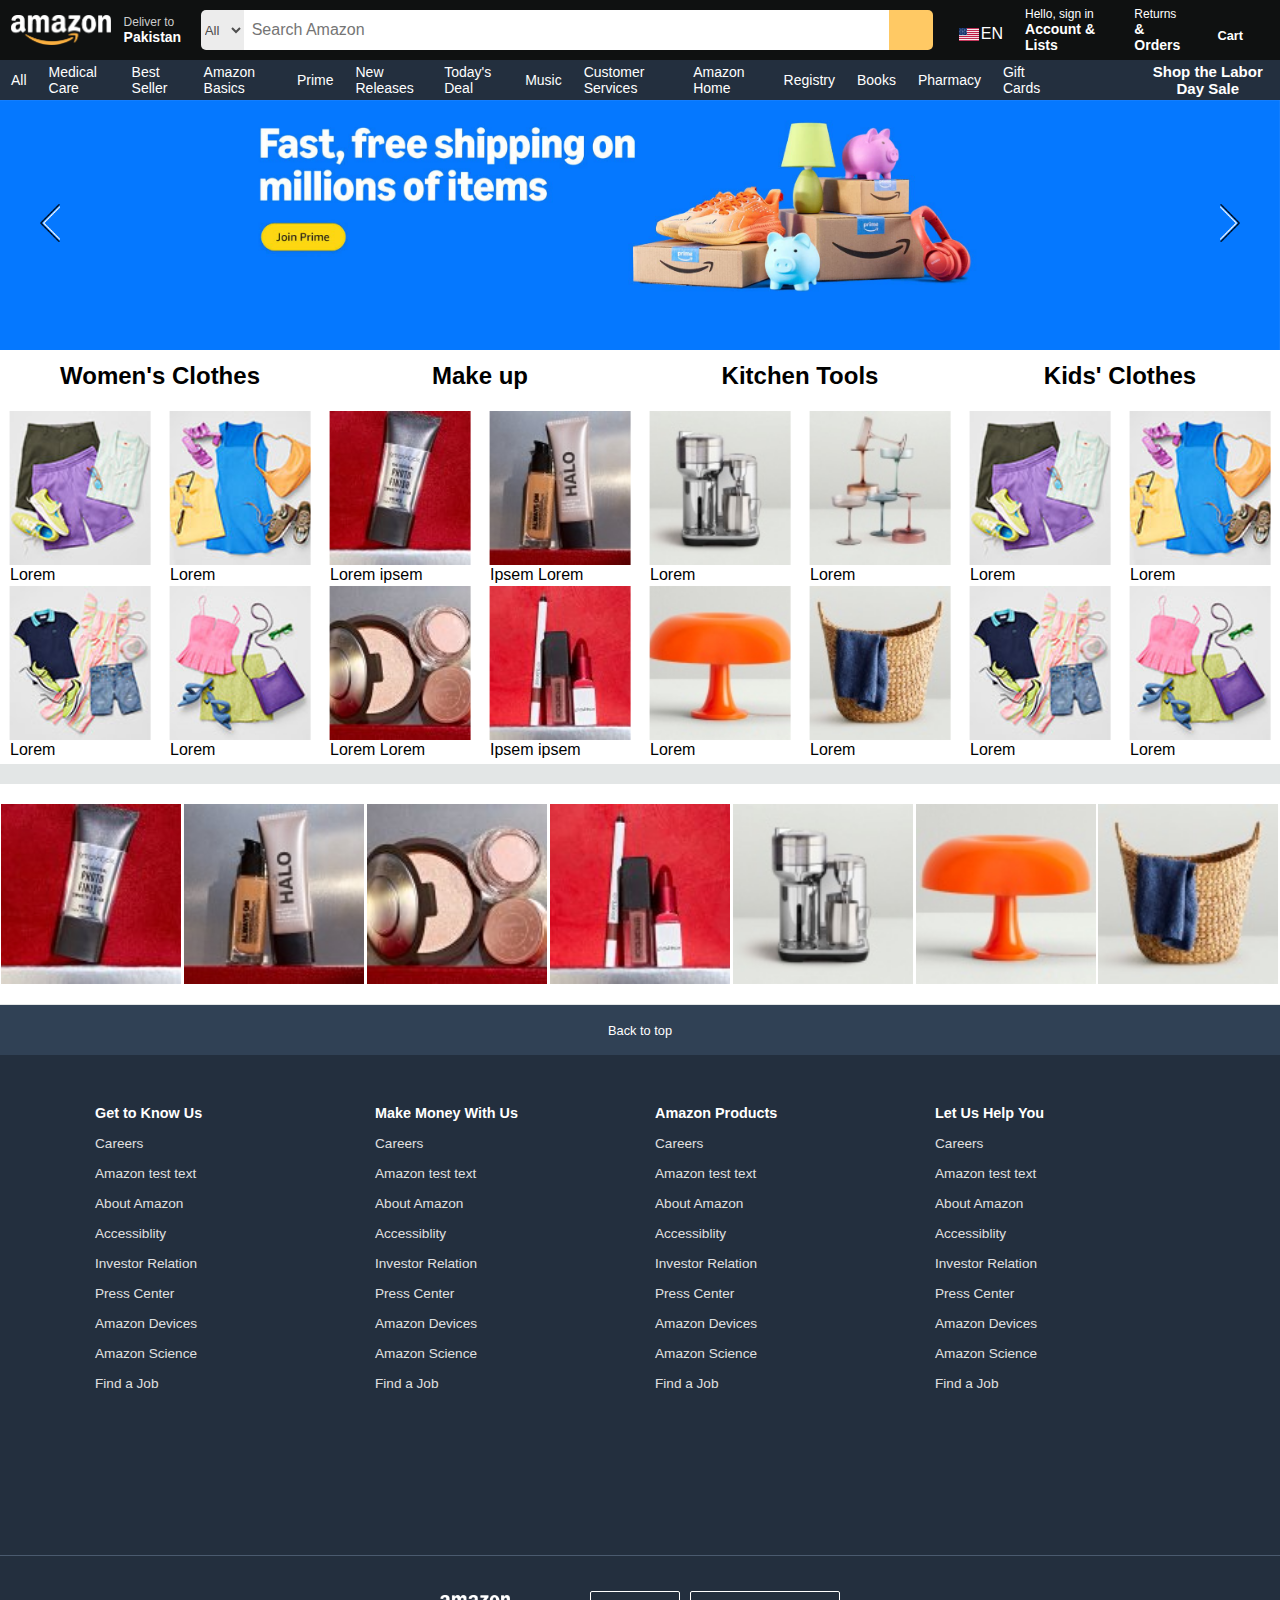
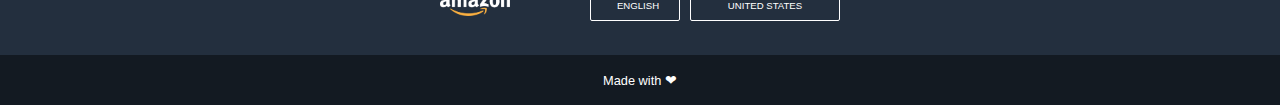
<file: Amazon-Clone/index.html>
<!DOCTYPE html>
<html lang="en">

<head>
    <meta charset="UTF-8">
    <meta name="viewport" content="width=device-width, initial-scale=1.0">
    <title>Amazon</title>
    <link rel="icon" type="image/x-icon" href="https://upload.wikimedia.org/wikipedia/commons/d/de/Amazon_icon.png">
    <link rel="preconnect" href="https://fonts.googleapis.com">
    <link rel="preconnect" href="https://fonts.gstatic.com" crossorigin>
    <link
        href="https://fonts.googleapis.com/css2?family=Roboto:ital,wght@0,100;0,300;0,400;0,500;0,700;0,900;1,100;1,300;1,400;1,500;1,700;1,900&display=swap"
        rel="stylesheet">
    <link rel="stylesheet" href="https://cdnjs.cloudflare.com/ajax/libs/font-awesome/6.6.0/css/all.min.css"
        integrity="sha512-Kc323vGBEqzTmouAECnVceyQqyqdsSiqLQISBL29aUW4U/M7pSPA/gEUZQqv1cwx4OnYxTxve5UMg5GT6L4JJg=="
        crossorigin="anonymous" referrerpolicy="no-referrer" />
    <link rel="stylesheet" href="style.css">
</head>

<body>
    <header>
        <div class="navbar">
            <div class="nav-logo border">
                <img src="images/logo.png" alt="logo">
            </div>
            <div class="nav-address border">
                <div>
                    <i class="fas fa-location-dot"></i>
                </div>
                <div>
                    <p id="p1">Deliver to</p>
                    <p id="p2">Pakistan</p>
                </div>
            </div>

            <div class="nav-search">
                <select name="" id="">
                    <option value="">All</option>
                    <option value=""></option>
                </select>

                <input type="text" placeholder="Search Amazon">
                <button id="searchBtn"><i class="fas fa-magnifying-glass"></i></button>
            </div>
            <div class="nav-lan border">
                <img src="images/americaFlag.png" alt="flag">
                <p>EN</p>
            </div>

            <div class="nav-account border">
                <p id="p1">Hello, sign in</p>
                <p id="p2">Account & Lists</p>
            </div>

            <div class="nav-order border">
                <p id="p1">Returns</p>
                <p id="p2">& Orders</p>
            </div>

            <div class="nav-cart border">
                <i class="fas fa-cart-arrow-down"></i>
                <p id="p1">Cart</p>
            </div>
        </div>
    </header>

    <div class="strip">
        <p class="border">All</p>
        <p class="border">Medical Care</p>
        <p class="border">Best Seller</p>
        <p class="border">Amazon Basics</p>
        <p class="border">Prime</p>
        <p class="border">New Releases</p>
        <p class="border">Today's Deal</p>
        <p class="border">Music</p>
        <p class="border">Customer Services</p>
        <p class="border">Amazon Home</p>
        <p class="border">Registry</p>
        <p class="border">Books</p>
        <p class="border">Pharmacy</p>
        <p class="border">Gift Cards</p>

        <div class="strip-btn border">
            <button>Shop the Labor Day Sale</button>
        </div>

    </div>

    <div class="page1">
        <div class="joinPrime">
            <div class="arrows"><img src="images/leftarrow.png" alt="arrow"></div>
            <div class="arrows"><img src="images/rightarrow.png" alt="arrow"></div>
        </div>
        <div class="cards">
            <div class="cardsnum">
                <div class="card-title">
                    <h2>Women's Clothes</h2>
                </div>
                <div class="card-main">
                    <div class="up">
                        <div class="card-img">
                            <div class="img-box"></div>
                            <p>Lorem</p>
                        </div>
                        <div class="card-img">
                            <div class="img-box" id="i2"></div>
                            <p>Lorem</p>
                        </div>
                    </div>
                    <div class="down">
                        <div class="card-img">
                            <div class="img-box" id="i3"></div>
                            <p>Lorem</p>
                        </div>
                        <div class="card-img">
                            <div class="img-box" id="i4"></div>
                            <p>Lorem</p>
                        </div>
                    </div>
                </div>
            </div>
            <div class="cardsnum">
                <div class="card-title">
                    <h2>Make up</h2>
                </div>
                <div class="card-main">
                    <div class="up">
                        <div class="card-img">
                            <div class="img-box" id="b1"></div>
                            <p>Lorem ipsem</p>
                        </div>
                        <div class="card-img">
                            <div class="img-box" id="b2"></div>
                            <p>Ipsem Lorem</p>
                        </div>
                    </div>
                    <div class="down">
                        <div class="card-img">
                            <div class="img-box" id="b3"></div>
                            <p>Lorem Lorem</p>
                        </div>
                        <div class="card-img">
                            <div class="img-box" id="b4"></div>
                            <p>Ipsem ipsem</p>
                        </div>
                    </div>
                </div>
            </div>
            <div class="cardsnum">
                <div class="card-title">
                    <h2>Kitchen Tools</h2>
                </div>
                <div class="card-main">
                    <div class="up">
                        <div class="card-img">
                            <div class="img-box" id="c1"></div>
                            <p>Lorem</p>
                        </div>
                        <div class="card-img">
                            <div class="img-box" id="c2"></div>
                            <p>Lorem</p>
                        </div>
                    </div>
                    <div class="down">
                        <div class="card-img">
                            <div class="img-box" id="c3"></div>
                            <p>Lorem</p>
                        </div>
                        <div class="card-img">
                            <div class="img-box" id="c4"></div>
                            <p>Lorem</p>
                        </div>
                    </div>
                </div>
            </div>
            <div class="cardsnum">
                <div class="card-title">
                    <h2>Kids' Clothes</h2>
                </div>
                <div class="card-main">
                    <div class="up">
                        <div class="card-img">
                            <div class="img-box"></div>
                            <p>Lorem</p>
                        </div>
                        <div class="card-img">
                            <div class="img-box" id="i2"></div>
                            <p>Lorem</p>
                        </div>
                    </div>
                    <div class="down">
                        <div class="card-img">
                            <div class="img-box" id="i3"></div>
                            <p>Lorem</p>
                        </div>
                        <div class="card-img">
                            <div class="img-box" id="i4"></div>
                            <p>Lorem</p>
                        </div>
                    </div>
                </div>
            </div>
        </div>

       <!-- Card Slider -->

       <div class="card-slider">
        <div class="slide-box" id="s1"></div>
        <div class="slide-box" id="s2"></div>
        <div class="slide-box" id="s3"></div>
        <div class="slide-box" id="s4"></div>
        <div class="slide-box" id="s5"></div>
        <div class="slide-box" id="s6"></div>
        <div class="slide-box" id="s7"></div>
       </div>
    </div>

    <div id="return">
        <p>Back to top</p>
    </div>

    <div class="last-page">

        <div class="footer-links">
            <h3 class="title">Get to Know Us</h3>
            <p class="linkss">Careers</p>
            <p class="linkss">Amazon test text</p>
            <p class="linkss">About Amazon</p>
            <p class="linkss">Accessiblity</p>
            <p class="linkss">Investor Relation</p>
            <p class="linkss">Press Center</p>
            <p class="linkss">Amazon Devices</p>
            <p class="linkss">Amazon Science</p>
            <p class="linkss">Find a Job</p>
        </div>
        <div class="spacer"></div>
        <div class="footer-links">
            <h3 class="title">Make Money With Us</h3>
            <p class="linkss">Careers</p>
            <p class="linkss">Amazon test text</p>
            <p class="linkss">About Amazon</p>
            <p class="linkss">Accessiblity</p>
            <p class="linkss">Investor Relation</p>
            <p class="linkss">Press Center</p>
            <p class="linkss">Amazon Devices</p>
            <p class="linkss">Amazon Science</p>
            <p class="linkss">Find a Job</p>
        </div>
        <div class="spacer"></div>
        <div class="footer-links">
            <h3 class="title">Amazon Products</h3>
            <p class="linkss">Careers</p>
            <p class="linkss">Amazon test text</p>
            <p class="linkss">About Amazon</p>
            <p class="linkss">Accessiblity</p>
            <p class="linkss">Investor Relation</p>
            <p class="linkss">Press Center</p>
            <p class="linkss">Amazon Devices</p>
            <p class="linkss">Amazon Science</p>
            <p class="linkss">Find a Job</p>
        </div>
        <div class="spacer"></div>
        <div class="footer-links">
            <h3 class="title">Let Us Help You</h3>
            <p class="linkss">Careers</p>
            <p class="linkss">Amazon test text</p>
            <p class="linkss">About Amazon</p>
            <p class="linkss">Accessiblity</p>
            <p class="linkss">Investor Relation</p>
            <p class="linkss">Press Center</p>
            <p class="linkss">Amazon Devices</p>
            <p class="linkss">Amazon Science</p>
            <p class="linkss">Find a Job</p>
        </div>

    </div>

    <div id="footer1">
        <div id="footer-logo">
            <img src="images/logo.png" alt="">
        </div>
        <div id="button1"> <i class="fas fa-globe"></i> ENGLISH</div>
        <div id="button2">UNITED STATES</div>
    </div>


    <div class="footer">
        <p>Made with <span>❤</span> </p>
    </div>
</body>

</html>
</file>
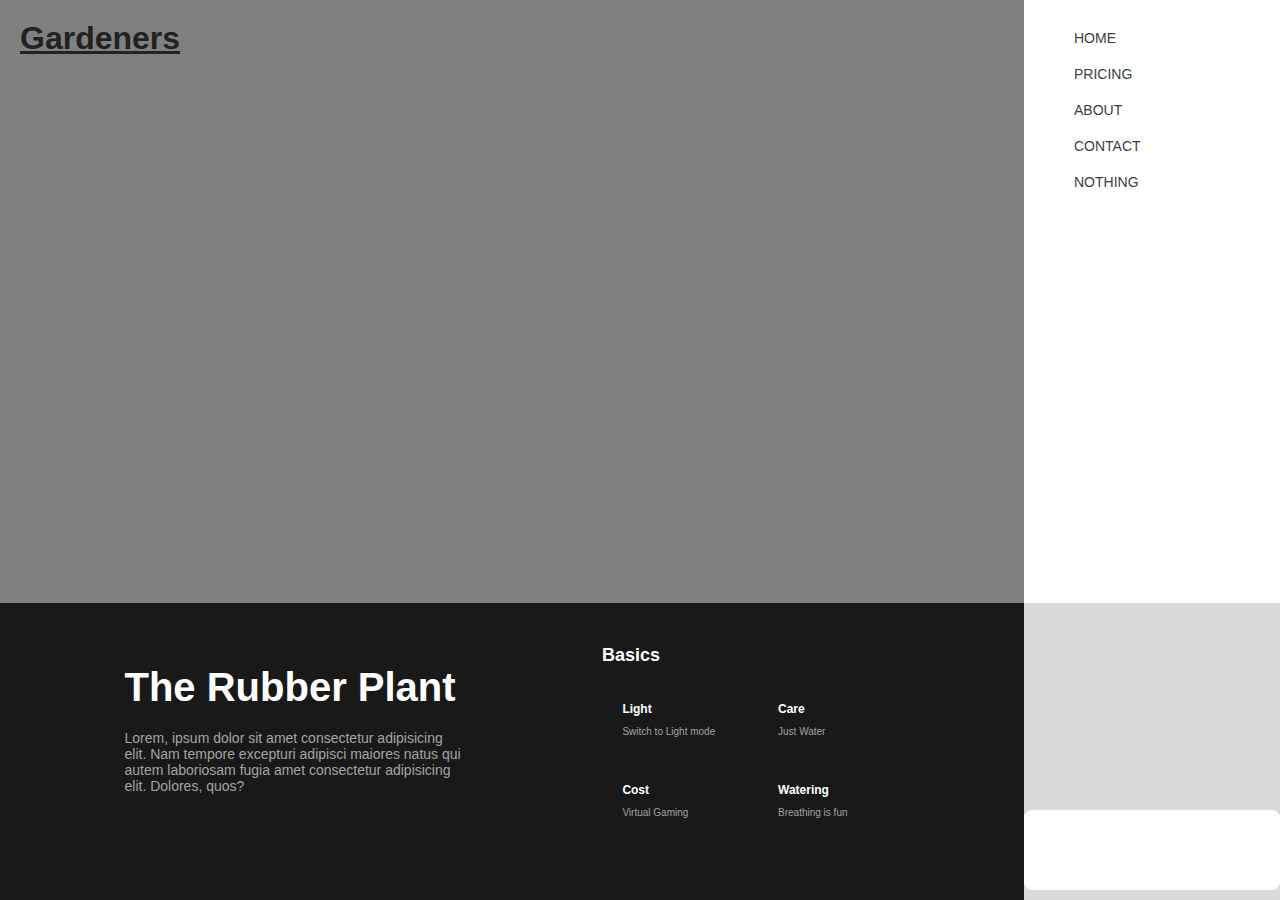
<file: Gardeners/index.html>
<!DOCTYPE html>
<html lang="en">

<head>
    <meta charset="UTF-8">
    <meta name="viewport" content="width=device-width, initial-scale=1.0">
    <title>Project#1</title>
    <link rel="stylesheet" href="https://cdnjs.cloudflare.com/ajax/libs/font-awesome/6.6.0/css/all.min.css"
        integrity="sha512-Kc323vGBEqzTmouAECnVceyQqyqdsSiqLQISBL29aUW4U/M7pSPA/gEUZQqv1cwx4OnYxTxve5UMg5GT6L4JJg=="
        crossorigin="anonymous" referrerpolicy="no-referrer" />
    <link rel="stylesheet" href="styles.css">
</head>

<body>

    <div id="main">
        <div id="upper">
            <div id="left1">
                <h1>Gardeners</h1>
            </div>
            <div id="right1">
                <div id="search">
                    <i class="fas fa-magnifying-glass"></i>
                </div>
                <div id="nav">
                    <a href="https://www.youtube.com/" target="_blank">HOME</a>
                    <a href="#">PRICING</a>
                    <a href="#">ABOUT</a>
                    <a href="#">CONTACT</a>
                    <a href="#">NOTHING</a>
                </div>
                <div id="arrow1">
                    <i class="fas fa-arrow-right-long"></i>
                </div>
            </div>
        </div>
        <div id="lower">
            <div id="left2">
                <div id="info">
                    <div id="name">
                        <div>
                            <h2>The Rubber Plant</h2>
                            <p>Lorem, ipsum dolor sit amet consectetur adipisicing elit. Nam tempore excepturi adipisci
                                maiores natus qui autem laboriosam fugia amet consectetur
                                adipisicing elit. Dolores, quos?</p>
                        </div>
                    </div>
                </div>
                <div id="icons">
                    <div id="data">
                        <h2>Basics</h2>

                        <div id="up">
                            <div id="div1" class="flexy">
                                <div class="x">
                                    <i class="fas fa-sun"></i>
                                </div>
                                <div class="y"> 
                                    <p class="iconName">Light</p> 
                                    <p class="iconInfo">Switch to Light mode</p>
                                </div>
                            </div>
                            <div id="div2" class="flexy">
                                <div class="x">
                                    <i class="fas fa-hand-holding-medical change"></i>
                                </div>
                                <div class="y"> 
                                    <p class="iconName">Care</p> 
                                    <p class="iconInfo">Just Water</p>
                                </div>
                            </div>
                        </div>
                        <div id="dw">
                            <div id="div3" class="flexy">
                                <div class="x">
                                    <i class="fab fa-amazon-pay"></i>
                                </div>
                                <div class="y"> 
                                    <p class="iconName">Cost</p> 
                                    <p class="iconInfo">Virtual Gaming</p>
                                </div>
                            </div>
                            <div id="div4" class="flexy">
                                <div class="x">
                                    <i class="fab fa-cloudflare"></i>
                                </div>
                                <div class="y"> 
                                    <p class="iconName">Watering</p> 
                                    <p class="iconInfo">Breathing is fun</p>
                                </div>
                            </div>
                        </div>
                    </div>
                </div>
            </div>
            <div id="right2">
                <div id="lastdiv">
                    
                </div>
            </div>
        </div>
    </div>

</body>

</html>
</file>
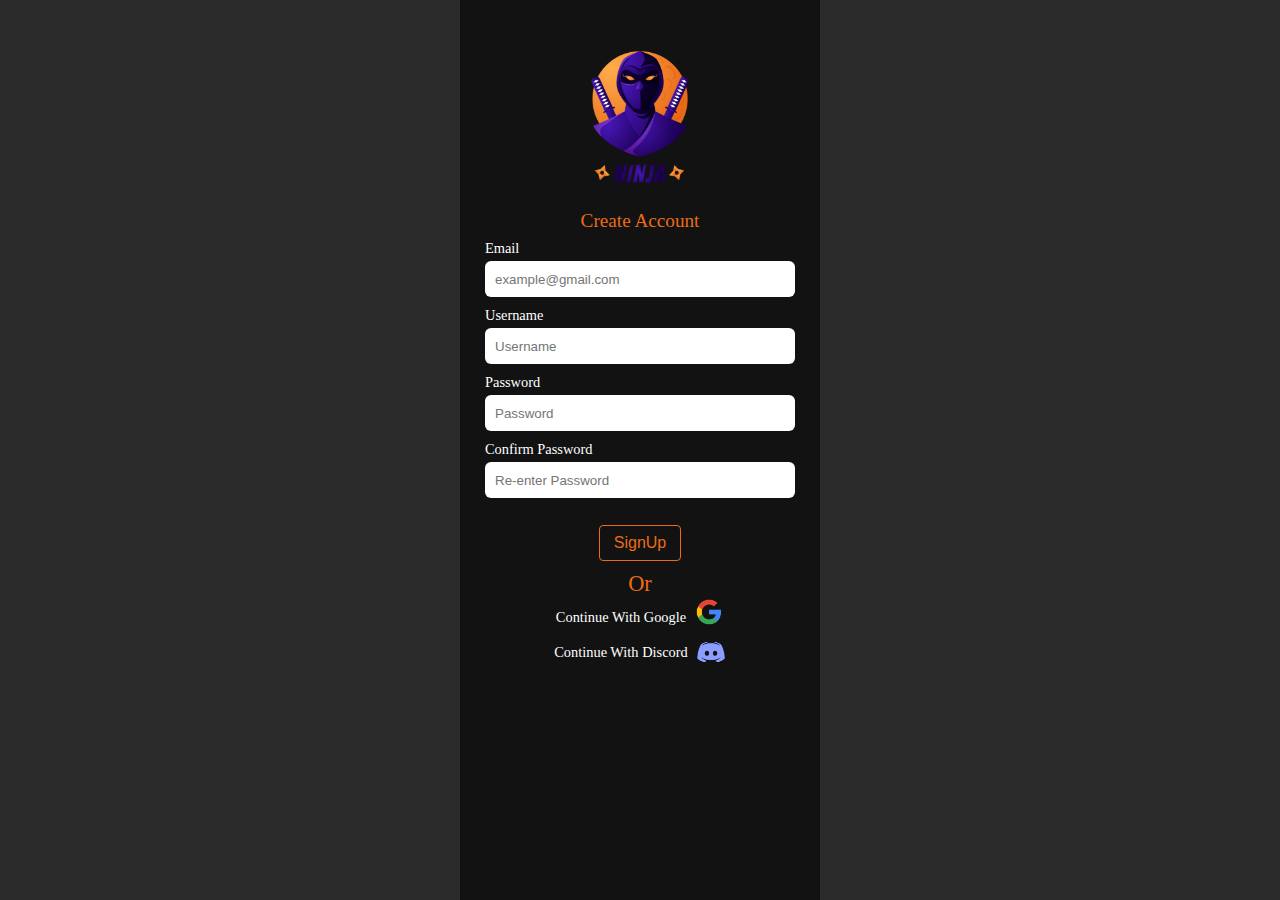
<file: Ninja-Login_page/index.html>
<!DOCTYPE html>
<html lang="en">

<head>
    <meta charset="UTF-8">
    <meta name="viewport" content="width=device-width, initial-scale=1.0">
    <title>Ninja</title>
    <link rel="stylesheet" href="style.css">
</head>

<body>
    <div id="container">
        <div id="login">
            <div id="logo">
                <div id="icon"></div>
                <p>Create Account</p>
            </div>
            <div id="data">
                <p>Email</p>
                <input type="text" placeholder="example@gmail.com">
                <p>Username</p>
                <input type="text" placeholder="Username">
                <p>Password</p>
                <input type="text" placeholder="Password">
                <p>Confirm Password</p>
                <input type="text" placeholder="Re-enter Password">
            </div>
            <div id="sign">
                <button>SignUp</button>
            </div>
            <div id="or">
                <p id="Or">Or</p>
                <div class="cont">
                    <div>
                        <p>Continue With Google</p>
                    </div>
                    <div class="log"></div>
                </div>
                <div class="cont">
                    <div>
                        <p>Continue With Discord</p>
                    </div>
                    <div class="log1"></div>
                </div>
            </div>
        </div>
    </div>
</body>

</html>
</file>
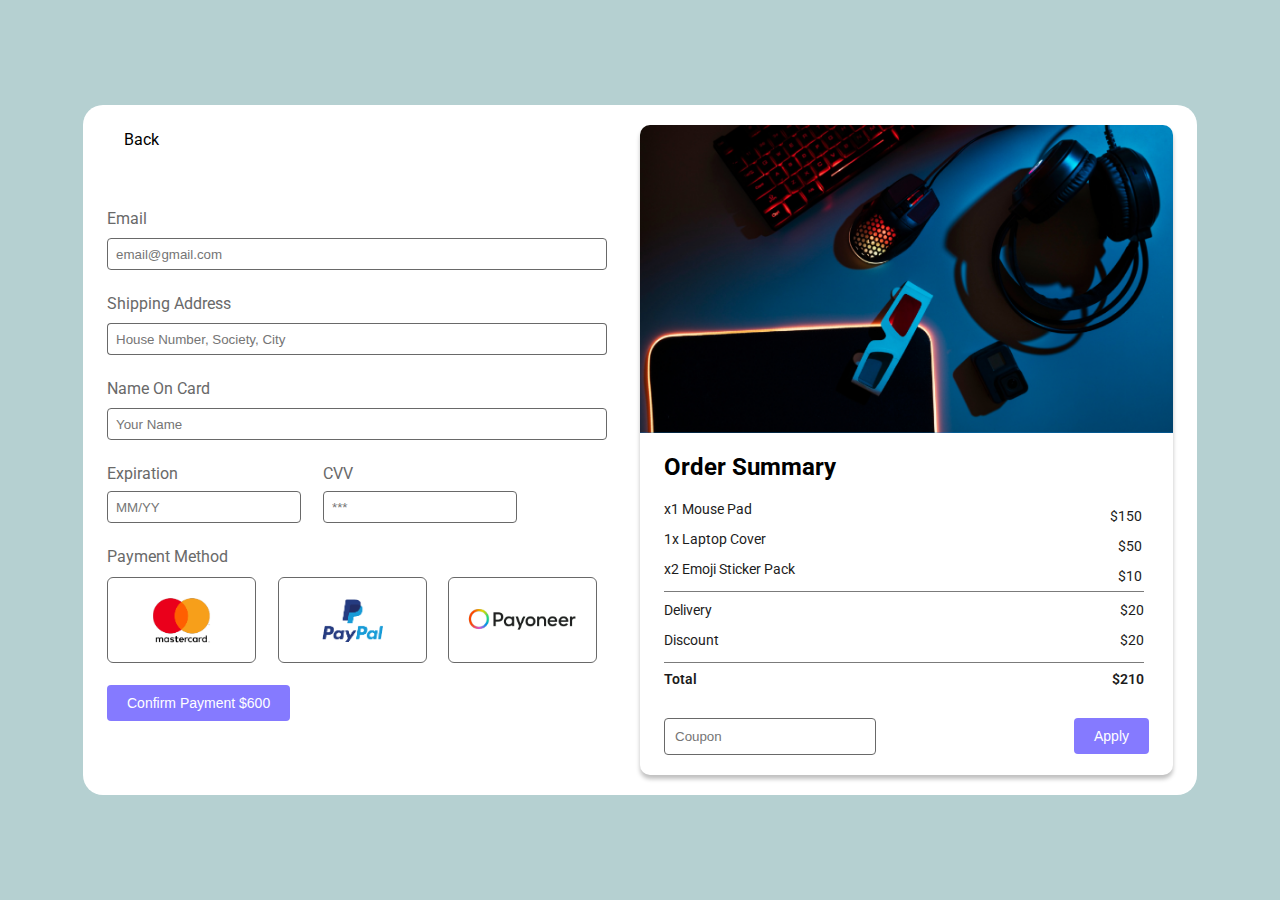
<file: Order-Details-UI/index.html>
<!DOCTYPE html>
<html lang="en">

<head>
    <meta charset="UTF-8">
    <meta name="viewport" content="width=device-width, initial-scale=1.0">
    <title>UI</title>
    <link rel="stylesheet" href="https://cdnjs.cloudflare.com/ajax/libs/font-awesome/6.6.0/css/all.min.css"
        integrity="sha512-Kc323vGBEqzTmouAECnVceyQqyqdsSiqLQISBL29aUW4U/M7pSPA/gEUZQqv1cwx4OnYxTxve5UMg5GT6L4JJg=="
        crossorigin="anonymous" referrerpolicy="no-referrer" />
    <link rel="preconnect" href="https://fonts.googleapis.com">
    <link rel="preconnect" href="https://fonts.gstatic.com" crossorigin>
    <link
        href="https://fonts.googleapis.com/css2?family=Roboto:ital,wght@0,100;0,300;0,400;0,500;0,700;0,900;1,100;1,300;1,400;1,500;1,700;1,900&display=swap"
        rel="stylesheet">
    <link rel="stylesheet" href="style.css">
</head>

<body>
    <div class="container">
        <div id="left">
            <div id="back-btn">
                <i class="fas fa-angle-left"></i>
                <p>Back</p>
            </div>

            <div id="first-box" class="input-box">
                <p class="title">Email</p>
                <input class="entry" type="text" placeholder="email@gmail.com">
            </div>

            <div class="input-box">
                <p class="title">Shipping Address</p>
                <div class="flexy">
                    <input id="shipo" class="entry" type="text" placeholder="House Number, Society, City">
                    <div id="icon-home">
                        <i class="fas fa-house-user"></i>
                    </div>
                </div>
            </div>

            <div class="input-box">
                <p class="title">Name On Card</p>
                <input class="entry" type="text" placeholder="Your Name">
            </div>


            <div class="input-box2">
                <div>
                    <p class="title">Expiration</p>
                    <input class="entry2" type="text" placeholder="MM/YY">
                </div>

                <div>
                    <p class="title">CVV</p>
                    <input class="entry2" type="text" placeholder="***">
                </div>

            </div>

            <p class="titleP">Payment Method</p>
            <div id="payment-method">
                <div class="method">
                    <img src="master.png" alt="">
                </div>
                <div class="method">
                    <img id="paypalimg" src="paypal.png" alt="">
                </div>
                <div class="method">
                    <img id="payoneerimg" src="payoneer.png" alt="">
                </div>
            </div>
            <button class="confirm">
                Confirm Payment $600
            </button>
        </div>

        <div id="right">
            <div id="card">
                <div id="image">
                </div>

                <div id="middle">

                    <h2>Order Summary</h2>
                    <div class="op">
                        <p>x1 Mouse Pad</p>
                        <div class="item-del">
                            <p>$150</p>
                            <i class="fas fa-trash"></i>
                        </div>
                    </div>
                    <div class="op">
                        <p>1x Laptop Cover</p>
                        <div class="item-del">
                            <p>$50</p>
                            <i class="fas fa-trash"></i>
                        </div>
                    </div>
                    <div class="op">
                        <p>x2 Emoji Sticker Pack</p>
                        <div class="item-del">
                            <p>$10</p>
                            <i class="fas fa-trash"></i>
                        </div>
                    </div>
                    <div class="op" id="delivery">
                        <p>Delivery</p>
                        <p>$20</p>
                    </div>
                    <div class="op">
                        <p>Discount</p>
                        <p>$20</p>
                    </div>
                    <div class="op" id="total">
                        <p>Total</p>
                        <p>$210</p>
                    </div>
                </div>
                <div id="bottom">
                    <input type="text" name="" placeholder="Coupon" id="coupon">
                    <button>Apply</button>
                </div>
            </div>

        </div>
    </div>
</body>

</html>
</file>
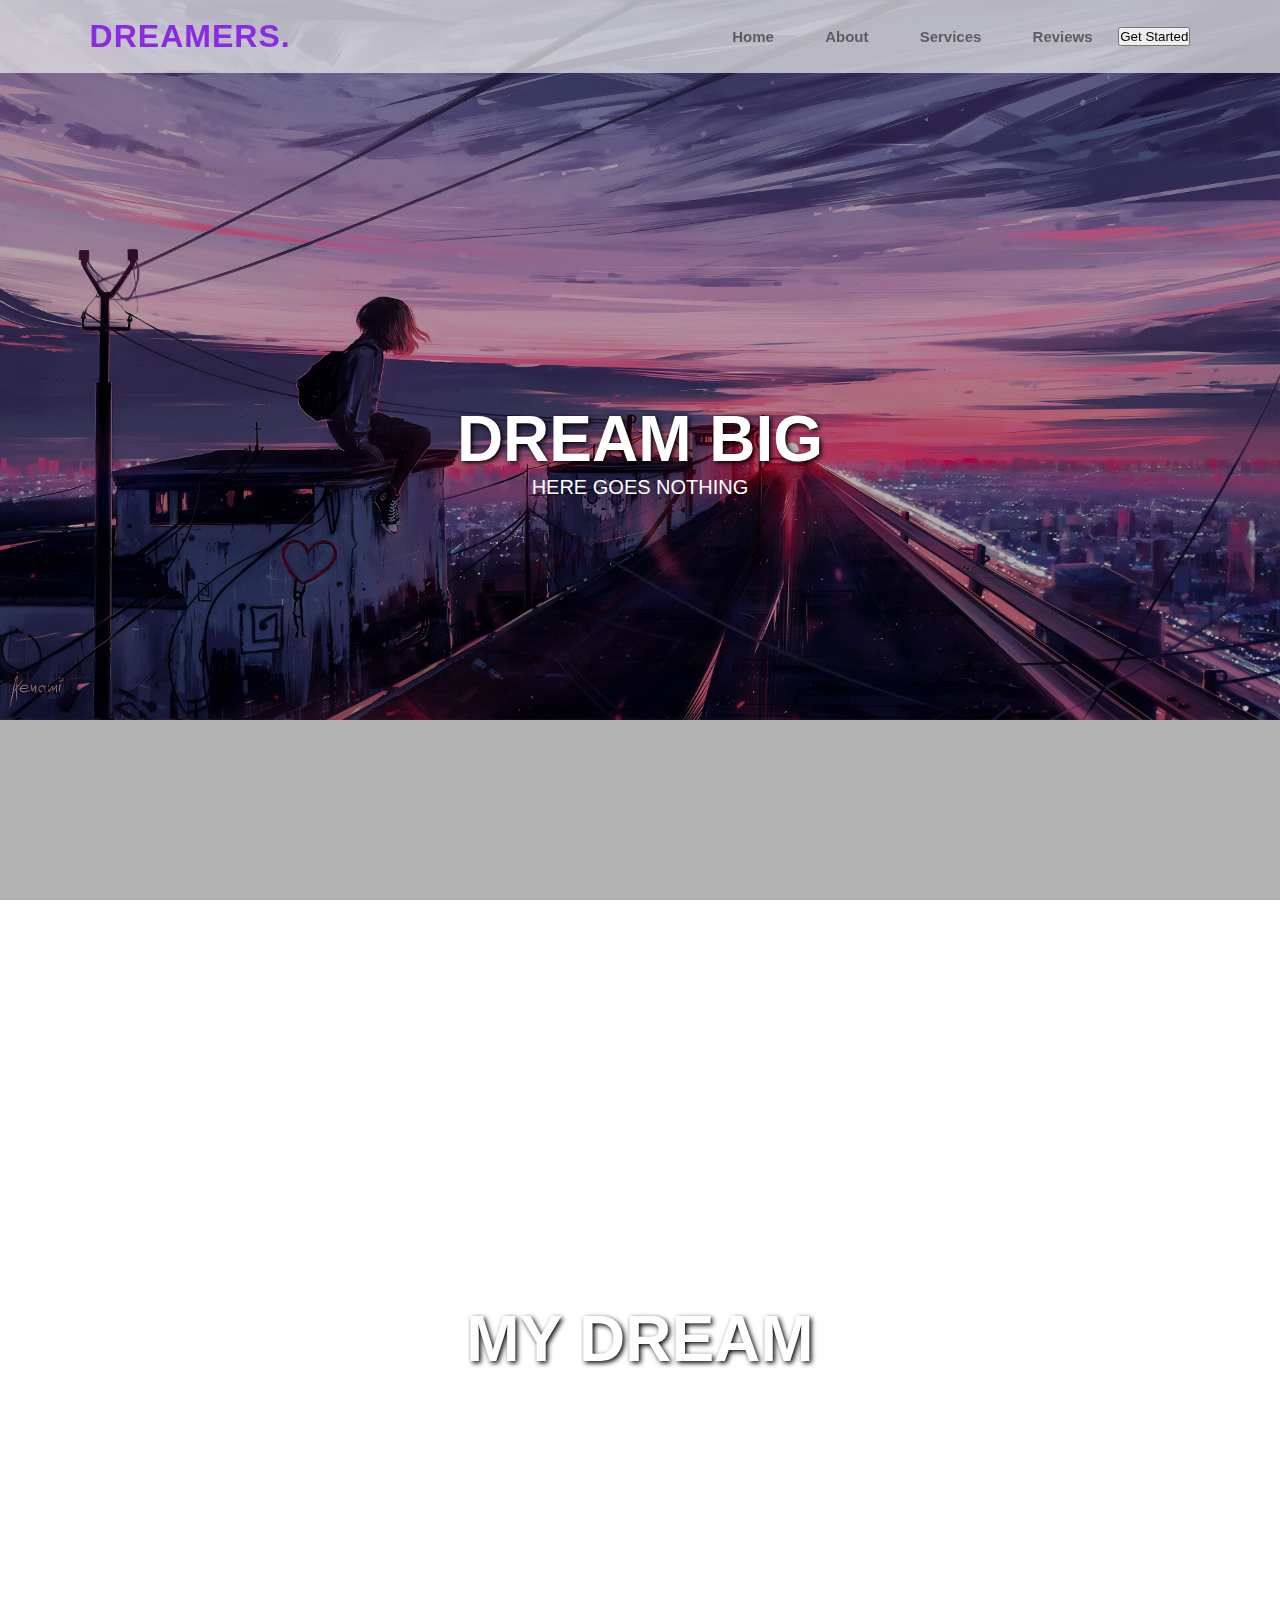
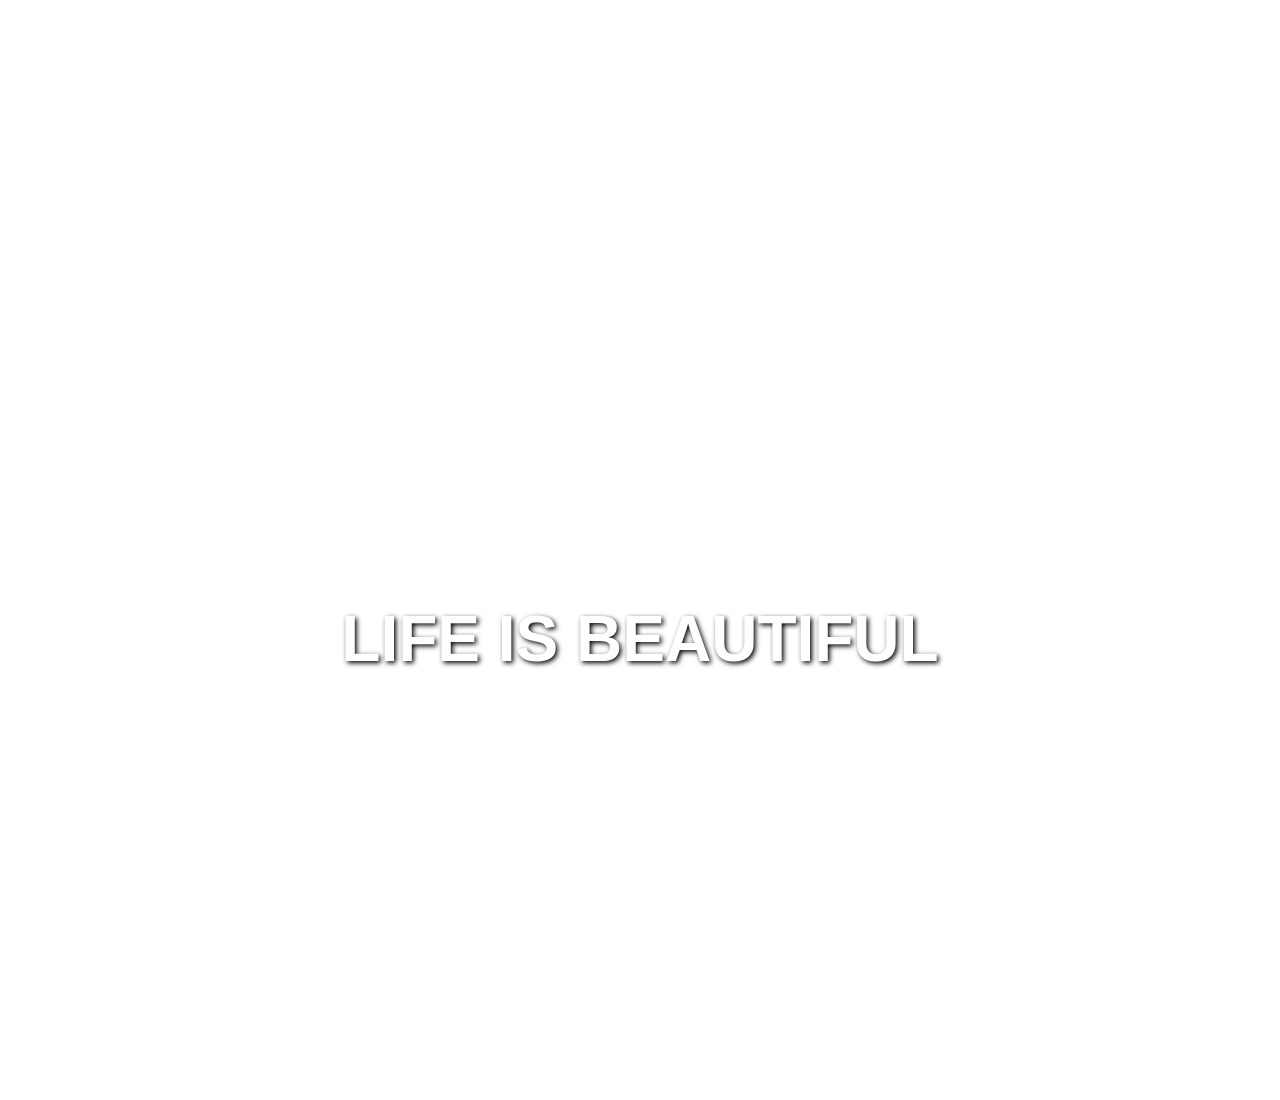
<file: Parllax/index.html>
<!DOCTYPE html>
<html lang="en">
<head>
    <meta charset="UTF-8">
    <meta name="viewport" content="width=device-width, initial-scale=1.0">
    <title>Mini Project #1</title>
    <link rel="stylesheet" href = "style.css">

    
</head> 
<body>

    <nav>
        <h1><a href="#home">DREAMERS.</a></h1>

        <div class="flex">
            <ul class="flex" id="navul">
                <li><a href="#home">Home</a></li>
                <li><a href="#about">About</a></li>
                <li><a href="#services">Services</a></li>
                <li><a href="#reviews">Reviews</a></li>
            </ul>

            <button class="standardBtn">Get Started</button>
        </div>
    </nav>

    <section class="section-1">
        <div>
            <h2>Dream Big</h2>
            <p>HERE GOES NOTHING</p>
        </div>
    </section>

    <section class="section-2">
        <div>
            <h2>My Dream</h2>
            <p>HERE GOES EVERY THING</p>
        </div>
    </section>

    <section class="section-3">
        <div>
            <h2>Life is beautiful</h2>
            <p>HERE GOES EVERY THING</p>
        </div>
    </section>

    
</body>
</html>
</file>
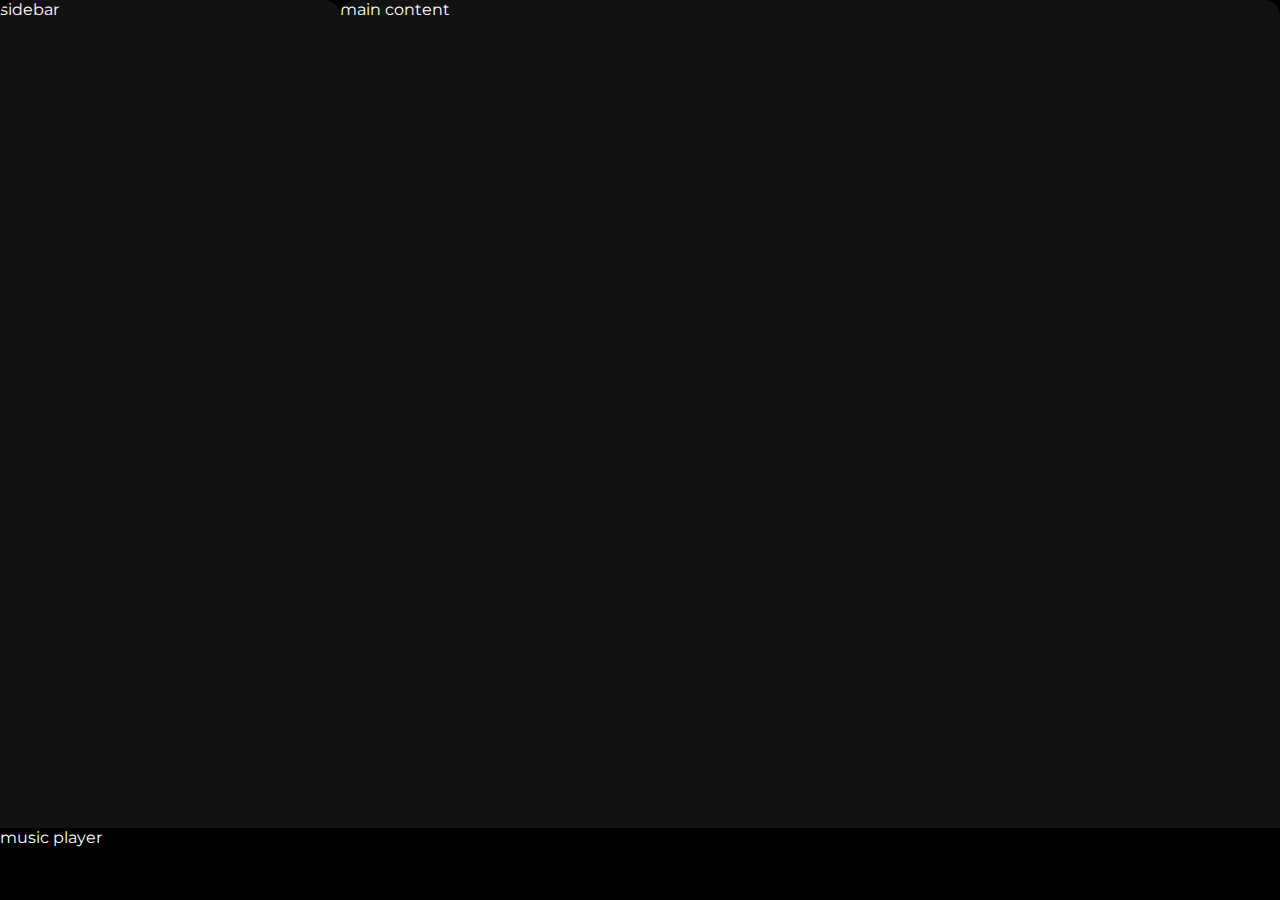
<file: Spotify-Clone/index.html>
<!DOCTYPE html>
<html lang="en">

<head>
    <meta charset="UTF-8">
    <meta name="viewport" content="width=device-width, initial-scale=1.0">

    <!-- FontAwesome -->
    <link rel="stylesheet" href="https://cdnjs.cloudflare.com/ajax/libs/font-awesome/6.6.0/css/all.min.css"
        integrity="sha512-Kc323vGBEqzTmouAECnVceyQqyqdsSiqLQISBL29aUW4U/M7pSPA/gEUZQqv1cwx4OnYxTxve5UMg5GT6L4JJg=="
        crossorigin="anonymous" referrerpolicy="no-referrer" />
   
        <!-- Google fonts -->
        <link rel="preconnect" href="https://fonts.googleapis.com">
        <link rel="preconnect" href="https://fonts.gstatic.com" crossorigin>
        <link href="https://fonts.googleapis.com/css2?family=Montserrat:ital,wght@0,100..900;1,100..900&display=swap" rel="stylesheet">

        <!-- Logo -->
        <link rel="icon" href="./assets/logo.png">

        <!-- Stylesheet -->
         <link rel="stylesheet" href="style.css">
         
    <title>Spotify - Web Player: Music for everyone</title>
</head>
<body>

    <div class="main">

        <div class="sidebar">sidebar</div>
        <div class="main-content">main content</div>
        <div class="music-player">music player</div>

    </div>

</body>

</html>
</file>
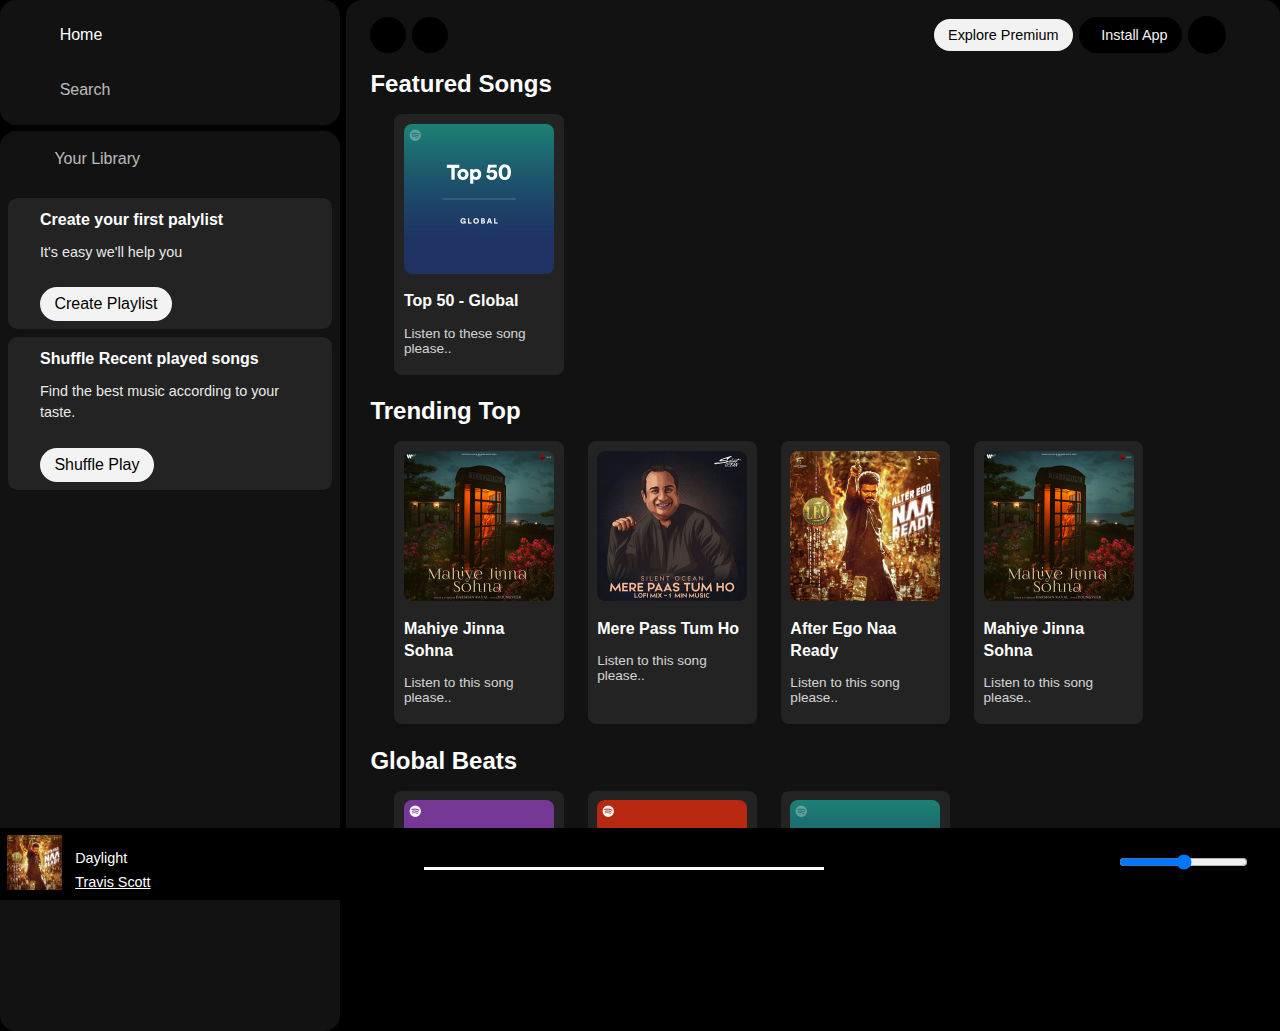
<file: Spotify_Clone/index.html>
<!DOCTYPE html>
<html lang="en">

<head>
    <meta charset="UTF-8">
    <meta name="viewport" content="width=device-width, initial-scale=1.0">
    <title>Spotify - Web Player: Music for everyone</title>
    <link rel="stylesheet" href="style.css">
    <link rel="shortcut icon" href="assets/logo.png" type="image/x-icon">

    <link rel="stylesheet" href="https://cdnjs.cloudflare.com/ajax/libs/font-awesome/6.6.0/css/all.min.css"
        integrity="sha512-Kc323vGBEqzTmouAECnVceyQqyqdsSiqLQISBL29aUW4U/M7pSPA/gEUZQqv1cwx4OnYxTxve5UMg5GT6L4JJg=="
        crossorigin="anonymous" referrerpolicy="no-referrer" />

</head>

<body>
    <div class="main">
        <div class="sidebar">
            <div class="nav-div">
                <div class="nav-option" style="opacity: 1;">
                    <i class="fas fa-house-user"></i>
                    <p>Home</p>
                </div>
                <div class="nav-option">
                    <i class="fas fa-magnifying-glass"></i>
                    <p>Search</p>
                </div>
            </div>
            <div class="library-div">
                <div class="option">
                    <div class="lib-option">
                        <div id="lib-icon">
                            <i class="fas fa-boxes-packing"></i>
                            <p>Your Library</p>
                        </div>
                        <div id="lib-icons">
                            <i class="fas fa-plus"></i>
                            <i class="fas fa-arrow-right-long"></i>
                        </div>
                    </div>

                </div>

                <div class="create-playlist">
                    <p class="heading">Create your first palylist</p>
                    <p class="info">It's easy we'll help you</p>
                    <button>Create Playlist</button>
                </div>

                <div class="create-playlist">
                    <p class="heading">Shuffle Recent played songs</p>
                    <p class="info">Find the best music according to your taste.</p>
                    <button>Shuffle Play</button>
                </div>


            </div>

        </div>

        <div class="main-content">
            <div class="navbar">
                <div class="left-nav">
                    <div class="nav-arrow">
                        <i class="fas fa-angle-left"></i>
                    </div>
                    <div class="nav-arrow">
                        <i class="fas fa-angle-right"></i>
                    </div>
                </div>
                <div class="right-nav">
                    <button class="hide">Explore Premium</button>
                    <button id="install-btn"><i class="fas fa-download"></i> Install App</button>
                    <div id="user-btn"><i class="fas fa-user"></i></div>
                </div>
            </div>

            <h2>Featured Songs</h2>
            <div class="cards-container">
                <div class="cards">
                    <img src="assets/card1img.jpeg" alt="" class="card-img">
                    <p class="card-title">Top 50 - Global</p>
                    <p class="card-info">Listen to these song please..</p>
                </div>
            </div>

            <h2>Trending Top</h2>
            <div class="cards-container">
                <div class="cards">
                    <img src="assets/card2img.jpeg" alt="" class="card-img">
                    <p class="card-title">Mahiye Jinna Sohna</p>
                    <p class="card-info">Listen to this song please..</p>
                </div>
                <div class="cards">
                    <img src="assets/card3img.jpeg" alt="" class="card-img">
                    <p class="card-title">Mere Pass Tum Ho</p>
                    <p class="card-info">Listen to this song please..</p>
                </div>
                <div class="cards">
                    <img src="assets/card4img.jpeg" alt="" class="card-img">
                    <p class="card-title">After Ego Naa Ready</p>
                    <p class="card-info">Listen to this song please..</p>
                </div>
                <div class="cards">
                    <img src="assets/card2img.jpeg" alt="" class="card-img">
                    <p class="card-title">Mahiye Jinna Sohna</p>
                    <p class="card-info">Listen to this song please..</p>
                </div>
            </div>

            <h2>Global Beats</h2>
            <div class="cards-container">
                <div class="cards">
                    <img src="assets/card5img.jpeg" alt="" class="card-img">
                    <p class="card-title">Top 50 - Global</p>
                    <p class="card-info">Listen and explore songs..</p>
                </div>
                <div class="cards">
                    <img src="assets/card6img.jpeg" alt="" class="card-img">
                    <p class="card-title">Top Songs India</p>
                    <p class="card-info">Listen and explore songs..</p>
                </div>
                <div class="cards">
                    <img src="assets/card1img.jpeg" alt="" class="card-img">
                    <p class="card-title">Top 50 - USA</p>
                    <p class="card-info">Listen and explore songs..</p>
                </div>
            </div>

            <div class="footer">
                <div class="line"></div>
            </div>


        </div>


        <div class="music-player">
            <div class="player-left">
                <div class="song-img">
                    <img src="assets/card4img.jpeg" alt="">
                </div>
                <div class="song-name">
                     <p id="sname">Daylight</p>
                     <p id="aname">Travis Scott</p>
                </div>
                <div class = "song-icon">
                    <i class="fas fa-heart"></i>
                    <i class="fas fa-rectangle-list"></i>
                </div>


            </div>
            <div class="player-middle">
                <div class="align-controls">
                    <div class="controls">
                        <i class="fas fa-backward"></i>
                        <i class="fas fa-backward-step"></i>

                        <i id="playBtn" class="fas fa-play"></i>

                        <i class="fas fa-forward-step"></i>
                        <i class="fas fa-forward"></i>
                    </div>
                    <div class="progress"></div>
                </div>
            </div>
            <div class="player-right">
                <div class="right-icon"> <i class="fas fa-music"></i></div>
                <div class="right-icon"> <i class="fas fa-sliders"></i></div>
                <div class="right-icon"> <i class="fas fa-microphone"></i></div>
                <div id="vlume" class="right-icon"> <i class="fas fa-volume-high"></i></div>
                <div id="volume-range">  <input type="range"></div>
            </div>

        </div>

    </div>

</body>

</html>
</file>
<file: Amazon-Clone/style.css>
* {
    padding: 0;
    margin: 0;
    box-sizing: border-box;
    font-family: arial;
}

body {
    height: 1560px;
    background-color: #e3e6e6;
}

.navbar {
    height: 60px;
    background-color: #0f1111;
    display: flex;
    align-items: center;
    color: white;
    justify-content: space-evenly;
}

.border {
    border: 1px solid transparent;
    cursor: pointer;
}

.border:hover {
    border: 1px solid white;
}

.nav-logo {
    margin-left: 10px;
    width: 113px;
    height: 50px;
    display: flex;
    align-items: center;
    justify-content: center;
}

.nav-logo img {
    width: 100px;
}

.nav-address {
    height: 50px;
    width: 95px;
    display: flex;
    justify-content: center;
    align-items: center;
}

.nav-address #p1 {
    font-size: 12px;
    color: #CCCCCC;
}

.fa-location-dot {
    margin-top: 10px;
    margin-right: 2px;
}

.nav-address #p2 {
    font-size: 14px;
    font-weight: 600;
}

.nav-search {
    display: flex;
    align-items: center;
    height: 50px;
    width: 900px;
}

.nav-search select {
    height: 40px;
    background-color: #ececec;
    color: #4e4e4e;
    margin-left: 10px;
    border: none;
    border-radius: 5px 0px 0px 5px;
    padding-right: 8px;
    cursor: pointer;
}

.nav-search input {
    height: 40px;
    padding-left: 8px;
    width: 100%;
    border: none;
    font-size: 1rem;

}

.nav-search #searchBtn {
    width: 50px;
    height: 40px;
    font-size: 1.2rem;
    border: none;
    color: rgb(37, 37, 37);
    border-radius: 0 5px 5px 0px;
    background-color: rgb(255, 201, 100);
    cursor: pointer;
}

.nav-lan {
    height: 50px;
    margin-left: 15px;
    display: flex;
    align-items: center;
    padding-left: 10px;
    padding-right: 10px;
}

.nav-lan img {
    margin-top: 8px;
    width: 20px;
    height: 13px;
}

.nav-lan p {
    margin-top: 8px;
    margin-left: 2px;
    font-weight: 500;
}


.nav-account {
    height: 50px;
    width: 130px;
    display: flex;
    flex-direction: column;
    justify-content: center;
    align-items: left;
    padding-left: 10px;
}

.nav-account #p1 {
    font-size: 12px;
}

.nav-account #p2 {
    font-size: 14px;
    font-weight: 600;
}

.nav-order {
    height: 50px;
    width: 80px;
    display: flex;
    flex-direction: column;
    justify-content: center;
    align-items: left;
    padding-left: 10px;
}

.nav-order #p1 {
    font-size: 12px;
}

.nav-order #p2 {
    font-size: 14px;
    font-weight: 600;
}

.nav-cart {
    margin-right: 1rem;
    height: 50px;
    display: flex;
    justify-content: center;
    align-items: center;
    padding: 20px;
}
.nav-cart i {
    font-size: 1.8rem;
}

.nav-cart #p1 {
    margin-top: 10px;
    font-size: 0.8rem;
    font-weight: 600;
    padding-left: 5px;
}

.strip {
    height: 40px;
    width: 100%;
    background-color: #232f3e;
    color: white;
    display: flex;
    align-items: center;
}


.strip p {
    font-size: 14px;
    padding: 10px 10px 10px 10px;
}

.strip-btn {
    margin-left: 75px;
}

.strip button {
    font-size: 15px;
    background-color: transparent;
    border: none;
    color: white;
    font-weight: 600;
    padding: 5px 8px;
    border-radius: 3px;
    cursor: pointer;
}

.page1 {
    height: 905px;
    background-image: url('images/heroSectiontest.png');
    background-size: contain;
    background-repeat: no-repeat;
}

.page1 .joinPrime {
    width: 100%;
    height: 250px;
    background-color: transparent;
    cursor: pointer;
    display: flex;
    align-items: center;
    justify-content: space-between;

}

.page1 .joinPrime .arrows {
    width: 20px;
    margin: 40px;
}

.arrows img {
    width: 100%;
}

.page1 .cards {
    display: flex;
    justify-content: space-around;
    align-items: center;
}

.cardsnum {
    height: 414px;
    width: 360px;
    background-color: rgb(255, 255, 255);
    /* display: flex;
    justify-content: center; */
}

.card-title {
    height: 50px;
    width: 100%;
    text-align: center;
    padding-top: 12px;
}


.card-main {
    height: 350px;
    width: 100%;
    /* background-color: pink; */
}


.up {
    height: 50%;
    width: 100%;
    /* background-color: lime; */
    display: flex;
}

.card-img {
    height: 100%;
    width: 50%;
    /* border: 1px solid red; */
}


.down {
    height: 50%;
    width: 100%;
    /* background-color: lime; */
    display: flex;
}

.img-box {
    height: 88%;
    width: 88%;
    /* border: 1px solid black; */
    position: relative;
    top: 50%;
    left: 50%;
    transform: translate(-50%, -50%);
    background-image: url('images/SPR24_GW_Quad_Card_DT_8_MB_NE_Generic_M_1x._SY116_CB561960215_.jpg');
    background-size: cover;
    background-position: center;
    cursor: pointer;

}

.card-img p {
    font-size: 16px;
    margin-top: 12px;
    margin-left: 10px;
}

#i2 {
    background-image: url('images/SPR24_GW_Quad_Card_DT_8_MB_SE_Seasonal_Generic_ALL_1x._SY116_CB561960215_.jpg');
}

#i3 {
    background-image: url('images/SPR24_GW_Quad_Card_DT_8_MB_SW_Generic_K_1x._SY116_CB561960215_.jpg');
}

#i4 {
    background-image: url('images/SPR24_GW_Quad_Card_DT_8_NW_Generic_W_1x._SY116_CB561960215_.jpg');
}


#b1 {
    background-image: url('images/b1.jpg');
}

#b2 {
    background-image: url('images/b2.jpg');
}

#b3 {
    background-image: url('images/b3.jpg');
}

#b4 {
    background-image: url('images/b4.jpg');
}

#c1 {
    background-image: url('images/c1.jpg');
}

#c2 {
    background-image: url('images/c2.jpg');
}

#c3 {
    background-image: url('images/c3.jpg');
}

#c4 {
    background-image: url('images/c4.jpg');
}


/* Card slider */

.card-slider {
    margin-top: 20px;
    height: 220px;
    width: 100%;
    background-color: white;
    display: flex;
    align-items: center;
    justify-content: space-around;
}

.slide-box {
    height: 180px;
    width: 180px;
    background-image: url('images/b1.jpg');
    background-size: cover;
    background-position: center;
    cursor: pointer;
}


#s1 {
    background-image: url('images/b1.jpg');
}

#s2 {
    background-image: url('images/b2.jpg');
}

#s3 {
    background-image: url('images/b3.jpg');
}

#s4 {
    background-image: url('images/b4.jpg');
}

#s5 {
    background-image: url('images/c1.jpg');
}

#s6 {
    background-image: url('images/c3.jpg');
}

#s7 {
    background-image: url('images/c4.jpg');
}


#return {
    width: 100%;
    height: 50px;
    background-color: #304155;
    color: white;
    text-align: center;
    font-size: 0.8rem;
    cursor: pointer;
}
#return p {
    padding-top: 18px;
}

#return:hover {
    background-color: #374961;
}

.last-page {
    width: 100%;
    height: 500px;
    background-color: #232F3E;
    display: flex;
    justify-content: center;
    align-items: center;
}
#footer1 {
    height: 100px;
    width: 100%;
    background-color: #232F3E;
    border-top: 0.1px solid #4a5a6e;    
    display: flex;
    justify-content: center;
    align-items: center;
}

.footer {
    width: 100%;
    height: 50px;
    background-color: #131A22;
    color: white;
    display: flex;
    justify-content: center;
    align-items: center;
}

.footer p {
    font-size: 0.8rem;
}

.footer p span {
    color: white;
    font-size: 0.9rem;
}

#footer-logo {
    height: 40px;
    width: 70px;
    margin-right: 80px;
    display: flex;
    justify-content: center;
    align-items: center;
    cursor: pointer;
}
#footer-logo img {
    width: 100%;
}

#button1 {
    height: 30px;
    width: 90px;
    border: 1px solid white;
    display: flex;
    align-items: center;
    justify-content: center;
    font-size: 0.6rem;
    cursor: pointer;
    border-radius: 2px;
    margin-right: 10px;
    color: white;

}
#button1 i {
    font-size: 0.7rem;
    padding-right: 6px;
}
#button2 {
    color: white;
    height: 30px;
    width: 150px;
    border: 1px solid white;
    border-radius: 2px;
    display: flex;
    align-items: center;
    justify-content: center;
    font-size: 0.6rem;
    cursor: pointer;
}


.footer-links {
    height: 80%;
    width: 250px;
    /* border: 2px solid white; */
    margin: 0px;
    color: white;
}

.footer-links .title {
    font-size: 0.9rem;
    font-weight: 600;
}

.footer-links .linkss {
    font-size: 0.85rem;
    width: 200px;
    color: rgb(224, 224, 224);
    margin-top: 15px;
    cursor: pointer;
}

.footer-links .linkss:hover {
    text-decoration: underline;
}

.spacer {
    height: 80%;
    width: 30px;
}
</file>
<file: Gardeners/styles.css>
* {
    padding: 0;
    margin: 0;
    box-sizing: border-box;
    font-family: "Montserrat", arial;
}

#main {
    width: 100%;
    height: 100vh;
    background-color: grey;
}

#upper {
    height: 67vh;
    width: 100%;
    display: flex;
}

#left1 {
    height: 100%;
    width: 80%;
    background-image: url('https://images.unsplash.com/photo-1501004318641-b39e6451bec6?q=80&w=1973&auto=format&fit=crop&ixlib=rb-4.0.3&ixid=M3wxMjA3fDB8MHxwaG90by1wYWdlfHx8fGVufDB8fHx8fA%3D%3D');
    background-size: cover;
    background-position: center;
}
#left1 h1 {
    position: absolute;
    top: 20px;
    left: 20px;
    color: #222;
    text-decoration: underline;
}

#upper #right1 {
    height: 100%;
    width: 20%;
    background-color: white;
}
#right1 #search {
    margin-left: 265px;
    margin-top: 14px;
}
#right1 a {
    font-size: 14px;
    display: block;
    color: rgb(62, 62, 62);
    text-decoration: none;
    padding: 10px 50px;
    
}

#right1 a:hover {
    font-weight: bold;
    font-size: 15px;
    text-shadow: 1px 1px 2px rgba(0, 0, 0, 0.3);
}

#nav {
    margin-top: 20px;
}
#arrow1 {
    font-family: arial;
    margin-top: 180px;
    margin-left:30px;
    font-size: 30px;
    color: rgb(145, 145, 145);
    cursor: pointer;
}
#arrow1:hover {
    color: black;
}
#lower {
    display: flex;
    height: 33vh;
    width: 100%;
    background-color: rgb(218, 218, 218);
}

#left2 {
    display: flex;
    height: 100%;
    width: 80%;
    background-color: rgb(25, 25, 25);

}

#info {
    height: 100%;
    width: 50%;
    display: flex;
    align-items: top;
    justify-content: center;
}

#name {
    height: 80%;
    width: 67%;
    display: flex;
    align-items: center;
    justify-content: center;
    margin-left: 80px;
    margin-top: 8px;
}

#name h2 {
    color: white;
    font-size: 40px;
    margin-bottom: 20px;
}

#name p {
    font-size: 14px;
    color: rgb(164, 164, 164);
}

#icons {
    margin-top: 40px;
    height: 80%;
    width: 50%;
    display: flex;
    justify-content: flex-start;
    align-items: center;
}

#data {
    height: 26vh;
    width: 76%;
    margin-left: 80px;
    /* border: 2px solid red; */
}

#data h2 {
    font-size: 18px;
    color: white;
    margin-bottom: 26px;
    margin-left: 10px;
}

#up {
    height: 9vh;
    width: 100%;
    display: flex;
}

#dw {
    height: 9vh;
    width: 100%;
    display: flex;
}
.flexy {
    display: flex;
    color: white;
    cursor: pointer;
}
#up #div1, #div2, #div3, #div4 {
    height: 100%;
    width: 40%;
    padding-top: 10px;
    padding-left: 10px;
    border-radius: 10px;
}
.flexy:hover {
    border: 1px solid white;

}

#div1 {
    display: flex;
    color: white;
}
.x {
    height: 100%;
    width: 14%;
    font-size: 14px;
    color: #e9e9e9;
    /* border: 1px solid rgb(255, 255, 255); */
}
.y {
    height: 100%;
    width: 80%;
    /* border: 1px solid rgb(255, 255, 255); */
}

.iconName {
    font-size: 12px;
    font-weight: bold;
    margin-bottom: 10px;
}

.iconInfo {
    font-size: 10px;
    color: rgb(164, 164, 164);
}
#right2 {
    height: 100%;
    width: 20%;
    display: flex;
    align-items: flex-end;
    justify-content: center;
}

#lastdiv {
    height: 80px;
    width: 280px;
    background-color: white;
    border-radius: 8px;
    margin-bottom: 10px;
}
</file>
<file: Ninja-Login_page/style.css>
* {
    padding: 0;
    margin: 0;
}
html, body {
    font-family: "Montserrat";
}

#container {
    height: 100vh;
    width: 100%;
    background-color: rgb(43, 43, 43);
    display: flex;
    align-items: center;
    justify-content: center;
}

#login {
    height: 100%;
    width: 360px;
    background-color: rgb(18, 18, 18);
    text-align: center;
}

#logo {
    width: 100%;
    height: 240px;
    background-color: rgb(18, 18, 18);

}

#logo p {
    font-size: 1.2rem;
    margin-top: 50px;
    color:#EA6C18;
}


#logo #icon {
    height: 160px;
    width: 160px;
    background-image: url('ninja-logo-template-gradient.png');
    background-size: cover;
    background-position: center;
    position: relative;
    left: 50%;
    top: 50%;
    transform: translate(-50%, -50%);
}

#data {
    width: 100%;
    height: 285px;
    background-color: rgb(18, 18, 18);

    text-align: left;
}

#data p {
    font-size: 0.9rem;
    color: white;
    margin-left: 25px;
    margin-bottom: 4px;
}
#data input {
    width: 300px;
    margin-left: 25px;
    height: 36px;
    padding-left: 10px;
    border-radius: 6px;
    border: none;
    margin-bottom: 10px;
}

#sign button{
    padding: 8px 14px;
    background-color: rgb(18, 18, 18);
    color: #EA6C18;
    border: 1px solid #EA6C18;
    border-radius: 4px;
    font-size: 16px;
    margin-bottom: 10px;


}

#Or{
    font-size: 1.4rem;
    color: #EA6C18;
    display: flex;
    flex-direction: column;
    align-items: center;
}
.cont {
    display: flex;
    align-items: center;
    justify-content: center;
    cursor: pointer;
}

.cont p{
    font-size: 0.9rem;
    color: white;
}

.log {
    height: 30px;
    width: 30px;
    background-image: url('g.png');
    background-size: cover;
    margin-bottom: 10px;
    margin-left: 8px;
}


.log1 {
    height: 30px;
    width: 30px;
    background-image: url('D.png');
    background-size: cover;
    margin-left: 8px;
}
</file>
<file: Order-Details-UI/style.css>
* {
    padding: 0;
    margin: 0;
}

body,
html {
    height: 100%;
    width: 100%;
    font-family: "Roboto", sans-serif;
}

body {
    display: flex;
    align-items: center;
    justify-content: center;
    background-color: #B5D0D1;
}

input {
    outline: none;
}

.container {
    height: 690px;
    width: 1114px;
    background-color: #ffffff;
    border-radius: 20px;
    display: flex;
    justify-content: center;
    align-items: center;
}

#left {
    height: 100%;
    width: 533px;
    /* background-color: red; */
}

#back-btn {
    margin-top: 24px;
    height: 20px;
    width: 60px;
    display: flex;
    justify-content: center;
    align-items: center;
    color: #000;
    cursor: pointer;
}

#back-btn i {
    font-size: 12px;
    margin-right: 8px;
}

#back-btn p {
    font-size: 16px;
}

.title {
    font-size: 1rem;
    font-weight: normal;
    color: #696969;
}

#first-box {
    margin-top: 60px;
}

.input-box {
    /* background-color: seagreen; */
    margin-bottom: 24px;
}

#shipo {
    width: 450px;
    border-right: none;
    border-radius: 4px 0 0 4px;
}

.input-box i {
    font-size: 16px;
    position: relative;
    top: 50%;
    left: 50%;
    transform: translate(-50%, -50%);
    color: rgba(105, 105, 105, 0.8);
}

.flexy {
    display: flex;
}

#icon-home {
    border: 1px solid #696969;
    border-left: none;
    border-radius: 0 4px 4px 0;
    margin-top: 10px;
    height: 30px;
    width: 40px;
}

.entry {
    margin-right: 0;
    width: 490px;
    height: 30px;
    border-radius: 4px;
    border: 1px solid #696969;
    padding-left: 8px;
    margin-top: 10px;
}

.input-box2 {
    display: flex;
}

.entry2 {
    height: 30px;
    width: 184px;
    margin-right: 22px;
    margin-top: 8px;
    border-radius: 4px;
    border: 1px solid #696969;
    padding-left: 8px;
}




#payment-method {
    margin-top: 11px;
    height: 84px;
    width: 490px;
    display: flex;
    justify-content: space-between;
}

.titleP {
    font-size: 1rem;
    font-weight: normal;
    color: #696969;
    margin-top: 24px;
}

.method {
    height: 100%;
    width: 147px;
    border-radius: 6px;
    border: 1px solid #696969;
    object-fit: cover;
    object-position: center;
    display: flex;
    align-items: center;
    justify-content: center;
    cursor: pointer;
}

.method img {
    width: 65px;
    height: 65px;
}

.method #payoneerimg {
    width: 80%;
    height: 80%;

}

.method #paypalimg {
    width: 75px;
    height: 75px;

}

.confirm {
    padding: 10px 20px;
    background-color: #857AFF;
    color: white;
    border: none;
    border-radius: 4px;
    margin-top: 24px;
    font-size: 14px;
    font-weight: 500;
    cursor: pointer;
}


#right {
    height: 100%;
    width: 533px;
    /* background-color: rgb(26, 0, 198); */
    display: flex;
    align-items: center;
    justify-content: center;
}

#card {
    height: 650px;
    width: 100%;
    border-radius: 10px;
    box-shadow: 0px 4px 4px rgba(0, 0, 0, 0.25);
}

#image {
    height: 308px;
    width: 533px;
    background-image: url("order.png");
    background-size: cover;
    background-position: center;
    border-radius: 10px 10px 0px 0px;
}

#middle {
    height: 264px;
    width: 100%;
}

#middle h2 {
    margin-left: 24px;
    padding: 20px 0px;
}

.op {
    height: 30px;
    width: 90%;
    display: flex;
    justify-content: space-between;
    margin-left: 24px;
}

.item-del {
    cursor: pointer;
    display: flex;
    justify-content: center;
    align-items: center;
}

.item-del i {
    color: #696969e0;
    font-size: 10px;
    margin-left: 2px;
}

.op p {
    font-size: 14px;
    color: #1C1C1C;
}

#delivery {
    border-top: 1px solid #696969e0;
    padding-top: 10px;
}

#total {
    font-weight: 600;
    margin-top: 0px;
    border-top: 1px solid #696969e0;
    padding-top: 8px;
}

#bottom {
    height: 78px;
    width: 100%;
    border-radius: 0px 0px 10px 10px;
    display: flex;
    justify-content: space-between;
    align-items: center;
}

#bottom button {
    padding: 10px 20px;
    background-color: #857AFF;
    color: white;
    border: none;
    border-radius: 4px;
    font-size: 14px;
    font-weight: 500;
    cursor: pointer;
    margin-right: 24px;

}

#bottom #coupon {
    height: 35px;
    width: 200px;
    border-radius: 4px;
    border: 1px solid #696969;
    padding-left: 10px;
    margin-left: 24px;
}
</file>
<file: Parllax/style.css>
* {
    margin: 0;
    padding: 0;
    box-sizing: border-box;
    font-family: Arial, Helvetica, sans-serif;
}
:root {
    --main-color: blueviolet;
    --text-color: #111;
    --light-text: #272727A2;
    --font-secondry: #222;
    --light-bg: rgb(247, 247, 247);
}

/* Home Styling */

body {
    box-sizing: border-box;
    font-family: "Arial";
}

.flex {
    display: flex;
}

nav {
    position: fixed;
    top: 0;
    left: 0;
    width: 100%;
    display: flex;
    justify-content: space-between;
    padding: 18px 7%;
    z-index: 100;
    box-sizing: border-box;
    background: rgba(240, 240, 240, 0.7);
    align-items: center;
}

nav div {
    align-items: center;
}

nav h1 a {
    color: var(--main-color);
    text-decoration: none;
    cursor: pointer;
    letter-spacing: 1px;
}

nav ul li {
    margin: 0 2vw;
    list-style: none;
}

nav ul li a {
    text-decoration: none;
    color: var(--light-text);
    font-weight: 600;
    cursor: pointer;
    font-size: 15px;
}

nav ul li a:hover {
    color: var(--main-color);
}

section {
    display: grid;
    place-items: center;
    text-align: center;
    width: 100%;
    height: 100vh;
    background-image: linear-gradient(
        rgba(0, 0, 0, 0.3),
        rgba(0, 0, 0, 0.3)
    ),
    url('Street.jpg');
    background-repeat: no-repeat;
    background-size: 100% auto;
    background-attachment: fixed;
}


.section-2 {
    display: grid;
    place-items: center;
    text-align: center;
    width: 100%;
    height: 100vh;
    background-image: linear-gradient(
        rgba(0, 0, 0, 0.4),
        rgba(0, 0, 0, 0.4)
    ),
    url('GTR\ Godzilla.jpg');
    background-attachment: fixed;
}


.section-3 {
    display: grid;
    place-items: center;
    text-align: center;
    width: 100%;
    height: 100vh;
    background-image: linear-gradient(
        rgba(0, 0, 0, 0.4),
        rgba(0, 0, 0, 0.4)
    ),
    url('City.jpg');
    background-size: cover;
    background-attachment: fixed;
}
h2 {
    font-size: 64px;
    font-weight: bold;
    text-transform: uppercase;
    color: #fff;
    text-shadow: 2px 2px 5px #000;
}

p {
    font-size: 20px;
    color: #fff;
}
</file>
<file: Spotify-Clone/style.css>
* {
    font-family: "Montserrat", sans-serif;
    margin: 0;
    padding: 0;
    background-color: #000;
    color: #fff;
    overflow: hidden;
}

.main {
    display: flex;
    height: 100vh;
}

.sidebar {
    background-color: #121212;
    width: 340px;
    border-radius: 1rem; /*16px*/
}

.main-content {
    background-color: #121212;
    flex: 1;
    border-radius: 1rem; /*16px*/
    overflow: auto;
}

.music-player {
    background-color: black;
    position: fixed;
    bottom: 0;
    width: 100%;
    height: 72px;
}
</file>
<file: Spotify_Clone/style.css>
* {
    font-family: "Montserrat", sans-serif;
    margin: 0;
    padding: 0;
}

html, body {
    height: 100%;
    width: 100%;
}

body {
    color: white;
    background-color: #000;
    overflow: hidden;
}


.main {
    display: flex;
    height: 100vh;
    gap: 0.4rem;
}

.sidebar {
    background-color: #000;
    width: 340px;
    border-radius: 1rem;  /* 1rem = 16px */
}

.main-content {
    flex: 1;
    background-color: #121212;
    border-radius: 1rem;  /* 1rem = 16px */
    overflow: scroll;
    padding: 0 1.5rem 0 1.5rem;
}

.music-player {
    background-color: #000;
    position: fixed;
    width: 100%;
    height: 72px;
    bottom: 0px;
}

.nav-div {
    width: 93%;
    line-height: 2.5rem;
    background-color: #121212;
    display: flex;
    flex-direction: column;
    align-items: center;
    justify-content: center;
    border-radius: 1rem;
    padding: 0.5rem 0.75rem;
}


.library-div {
    width: 100%;
    height: 100%;
    background-color: #121212;
    border-radius: 1rem;
    margin-top: 0.4rem;
}

.nav-option {
    display: flex;
    width: 80%;
    align-items: center;
    justify-content: flex-start;
    font-size: 1rem;
    cursor: pointer;
    opacity: 0.7;
    transition: all  ease-in-out 0.1s;
    padding: 0.45rem 0.57rem;
}

.nav-option:hover {
    opacity: 1;
}

.nav-option i {
    margin-right: 1rem;
    font-size: 1.25rem;
    padding-bottom: 4px;

}

.lib-option {
    display: flex;
    justify-content: space-between;
    padding: 1.15rem 2.4rem;
    font-size: 1rem;
    cursor: pointer;
}

#lib-icon {
    display: flex;
    opacity: 0.7;
}

#lib-icon:hover {
    opacity: 1;
}

#lib-icon i {
    margin-right: 1rem;
    font-size: 1.25rem;
}
#lib-icons i {
    opacity: 0.7;
    padding: 0 0.6rem;
    font-size: 1.15rem;
}
#lib-icons i:hover {
    opacity: 1;
}

.create-playlist {
    margin: 0.5rem 0.5rem;
    background-color: #232323;
    border-radius: 0.6rem;
    padding: 0 2rem;
}

.create-playlist .heading{
    font-size: 1rem;
    padding: 0.8rem 0;
    font-weight: 600;
}

.create-playlist .info{
    font-size: 0.9rem;
    padding-bottom: 1rem;
    opacity: 0.9;
    line-height: 1.5;
}

.create-playlist button{
    margin: 0.5rem 0;
    font-size: 1rem;
    padding: 0.5rem 0.9rem;
    border-radius: 2rem;
    border: none;
    background-color: #fff;
    opacity: 0.95;
    cursor: pointer;
    transition: all ease-in-out 0.25s;
}

.create-playlist button:hover {
    box-shadow: 0px 0px 6px rgba(255, 255, 255, 0.5);
    background-color: #fff;
    opacity: 1;
}


/* main-content  */

.navbar {
    /* border-radius: 1rem; */
    display: flex;
    width: 100%;
    height: 70px;
    background-color: #121212;
    position: sticky;
    top: 0;
    justify-content: space-between;
    align-items: center;
    z-index: 1000;
}

.left-nav {
    height: 100%;
    width: 250px;
    display: flex;
    align-items: center;
    /* margin-left: 60px; */
    background-color: #121212;
}

.left-nav .nav-arrow {
    cursor: pointer;
    height: 36px;
    width: 36px;
    display: flex;
    align-items: center;
    justify-content: center;
    border-radius: 50%;
    margin-right: 6px;
    background-color: black;
}

.left-nav .nav-arrow i{
    font-size: 1.3rem;
}
.right-nav {
    height: 100%;
    width: 550px;
    margin-right: 30px;
    display: flex;
    align-items: center;
    justify-content: flex-end;
}

.right-nav button {
    margin: 0.6rem 0;
    font-size: 0.9rem;
    font-weight: 500;
    padding: 0.5rem 0.9rem;
    border-radius: 2rem;
    border: none;
    background-color: #fff;
    opacity: 0.95;
    cursor: pointer;
    margin-left: 6px;
}
#install-btn {
    background-color: #000000;
    color: white;
    padding: 0.6rem 0.9rem;
}
#install-btn i{
    padding-right: 8px;
}
#user-btn {
    background-color: #000000;
    color: white;
    height: 38px;
    width: 38px;
    border-radius: 50%;
    display: flex;
    align-items: center;
    justify-content: center;
    margin-left: 6px;
    cursor: pointer;
}

@media (max-width: 1050px)
{
    .hide {
        display: none;
    }
}

.cards-container {
    display: flex;
    flex-wrap: wrap;
}

.cards {
    margin-top: 1rem;
    width: 150px;
    background-color: #232323;
    border-radius: 0.5rem;
    padding: 0.6rem;
    margin-bottom: 1.4rem;
    margin-left: 1.5rem;
    cursor: pointer;
}

.card-img {
    border-radius: 0.5rem;
    width: 100%;
}

.card-title {
    line-height: 1.4;
    font-size: 1rem;
    padding: 0.8rem 0;
    font-weight: 600;
}

.card-info {
    font-size: 0.85rem;
    opacity: 0.8;
    padding-bottom: 0.6rem;
}

.footer {
    height: 200px;
    width: 100%;
    display: flex;
    align-items: center;
}
.line{
    width: 100%;
    border-top: 1px solid white;
    opacity: 0.4;
    height: 100px;
}

.music-player {
    display: flex;
    align-items: center;
    justify-content: center;
}

.player-left {
    height: 100%;
    flex: 1;
    display: flex;
}

.song-img {
    height: 4.3rem;
    width: 4.3rem;
    object-fit: cover;
    display: grid;
    place-items: center;
}

.song-img img {
    width: 80%;
}

.song-name {
    display: flex;
    justify-content: flex-end;
    align-items: flex-start;
    flex-direction: column;
    height: 5rem;
    width: 6rem;
    padding-left: 0.4rem;
}

.song-name p{
    font-size: 0.9rem;
}

#sname {
    padding-bottom: 0.5rem;
    font-weight: 500;
}
#aname {
    text-decoration: underline;
    padding-bottom: 1.1rem;
    cursor: pointer;
}

.song-icon {
    display: flex;
    align-items: center;
    justify-content: center;
}
.song-icon i {
    opacity: 0.8;
    margin-left: 1.5rem;
    font-size: 1rem;
    cursor: pointer;
}

.song-icon i:hover {
    opacity: 1;
}


.player-middle {
    height: 80%;
    flex: 2;
    /* background-color: orange; */
    display: flex;
    align-items: center;
    justify-content: center;
}

.controls {
    display: flex;
    align-items: center;
    justify-content: center;
}

.align-controls {
    display: flex;
    align-items: center;
    justify-content: center; 
    flex-direction: column;
}

.controls i {
    cursor: pointer;
    margin: 0 1.5rem;
    font-size: 1.1rem;
}

#playBtn {
    font-size: 2rem;
    color: white;
}

.progress {
    width: 25rem;
    border-top: 3px solid white;
    margin-top: 0.5rem;
}



.player-right {
    height: 100%;
    flex: 1;
    display: flex;
    align-items: center;
    justify-content: flex-end;
    margin-right: 2rem;
}

.right-icon {
    height: 2rem;
    width: 2rem;
    /* background-color: rgb(53, 53, 53); */
    display: grid;
    place-items: center;
    margin-right: 1rem;
}

#vlume {
    margin-right: 0;
}
</file>
